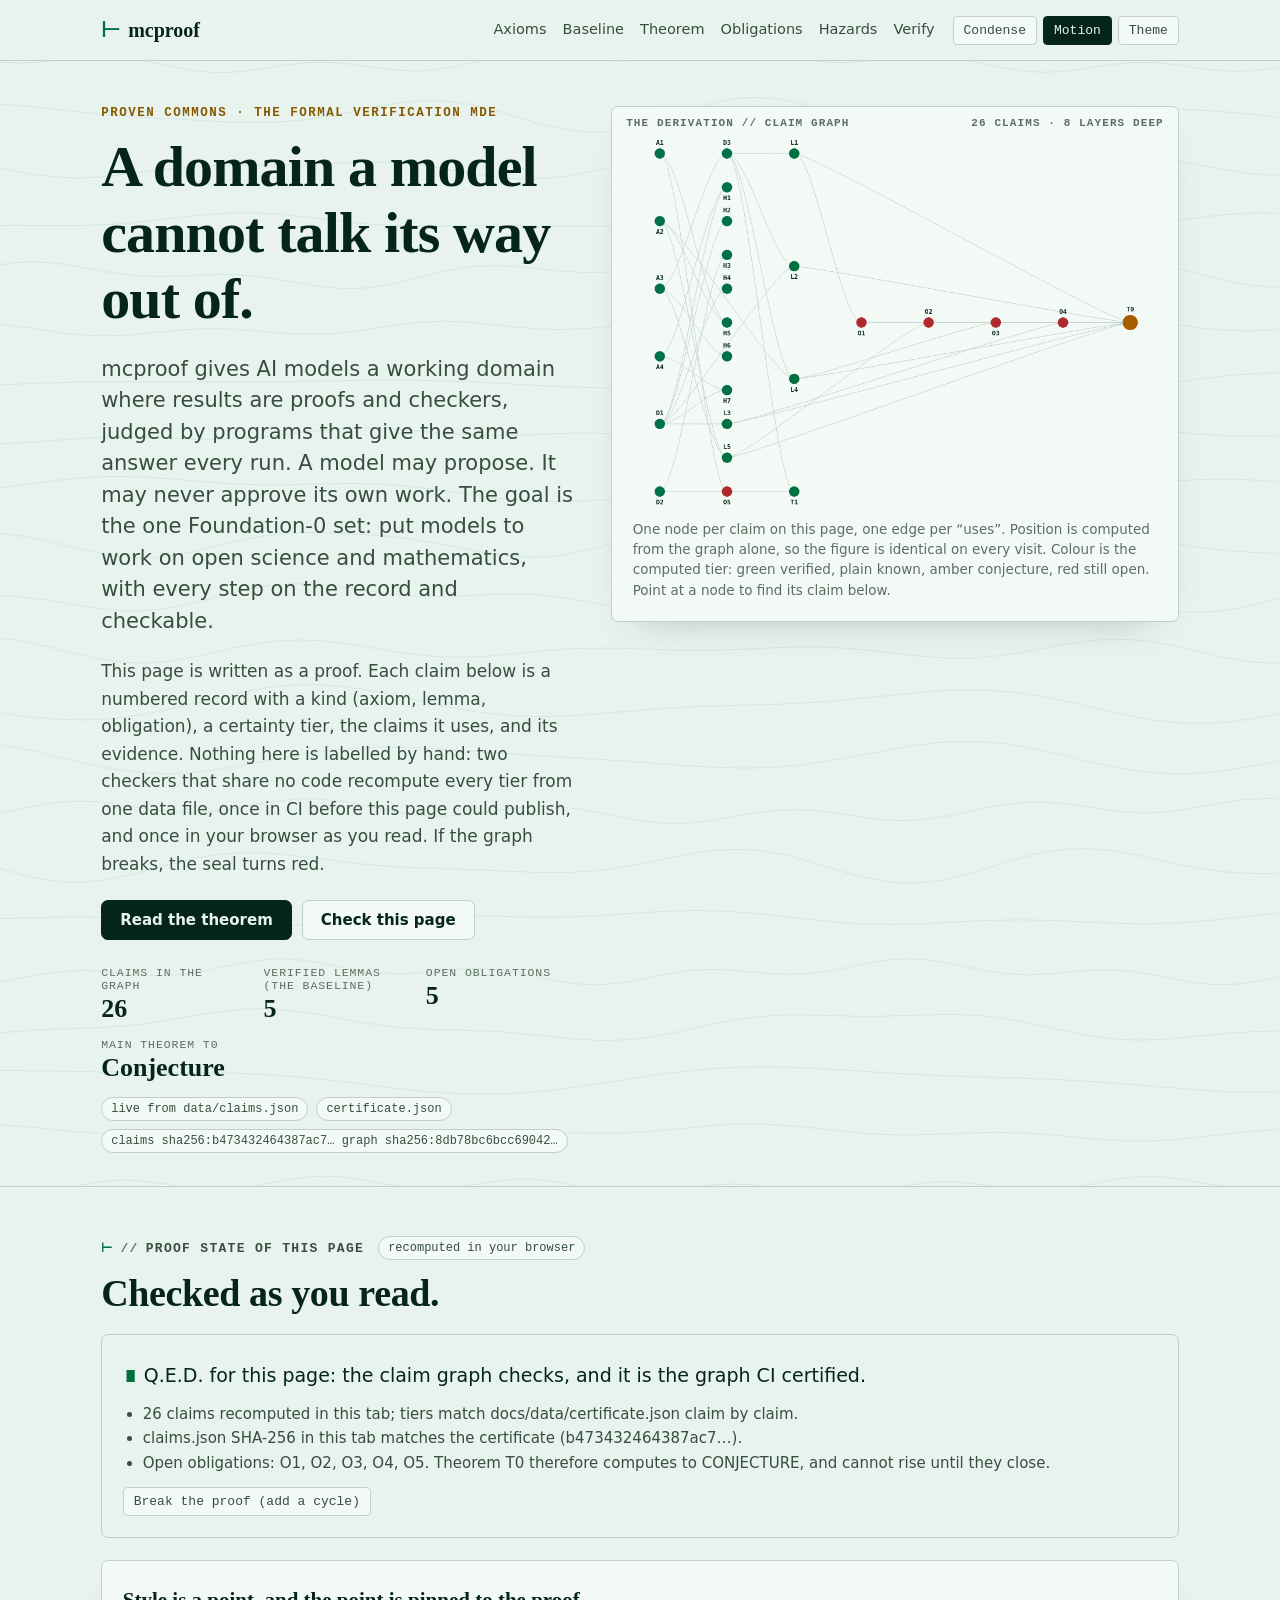
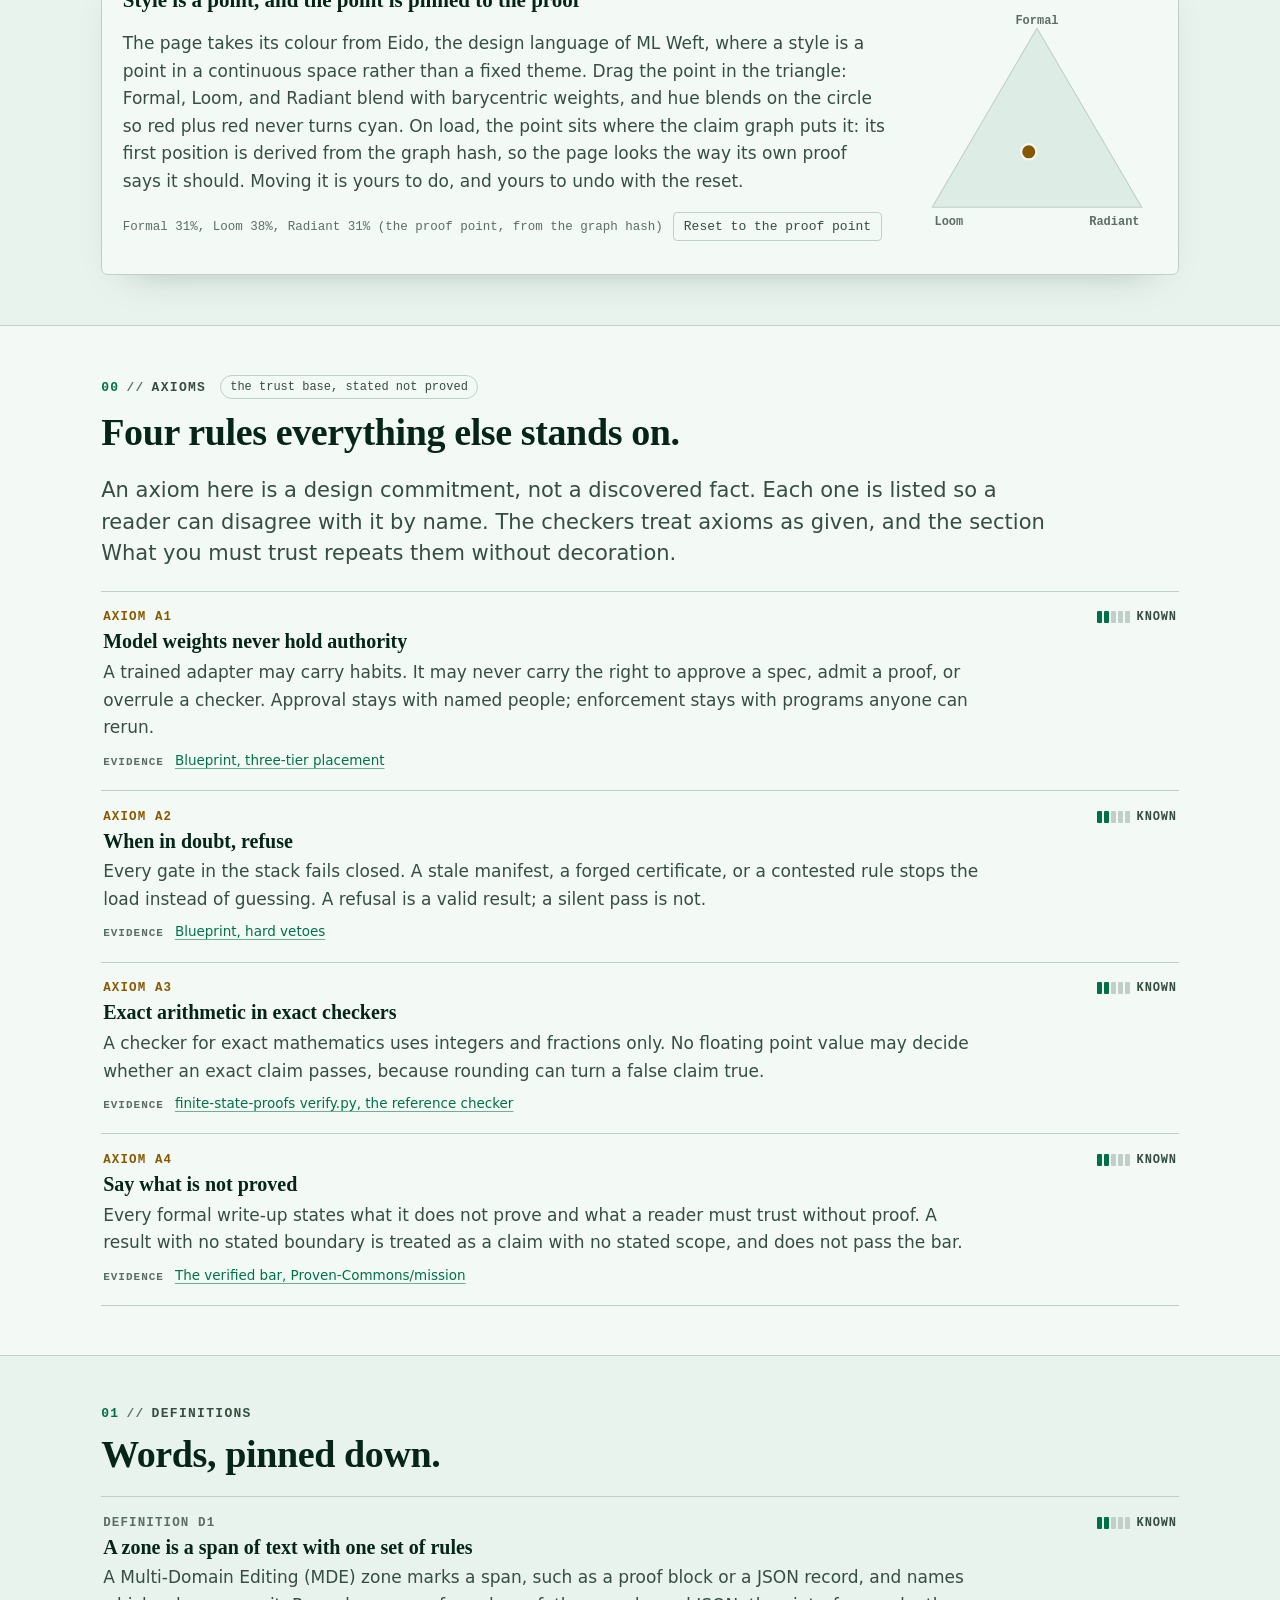
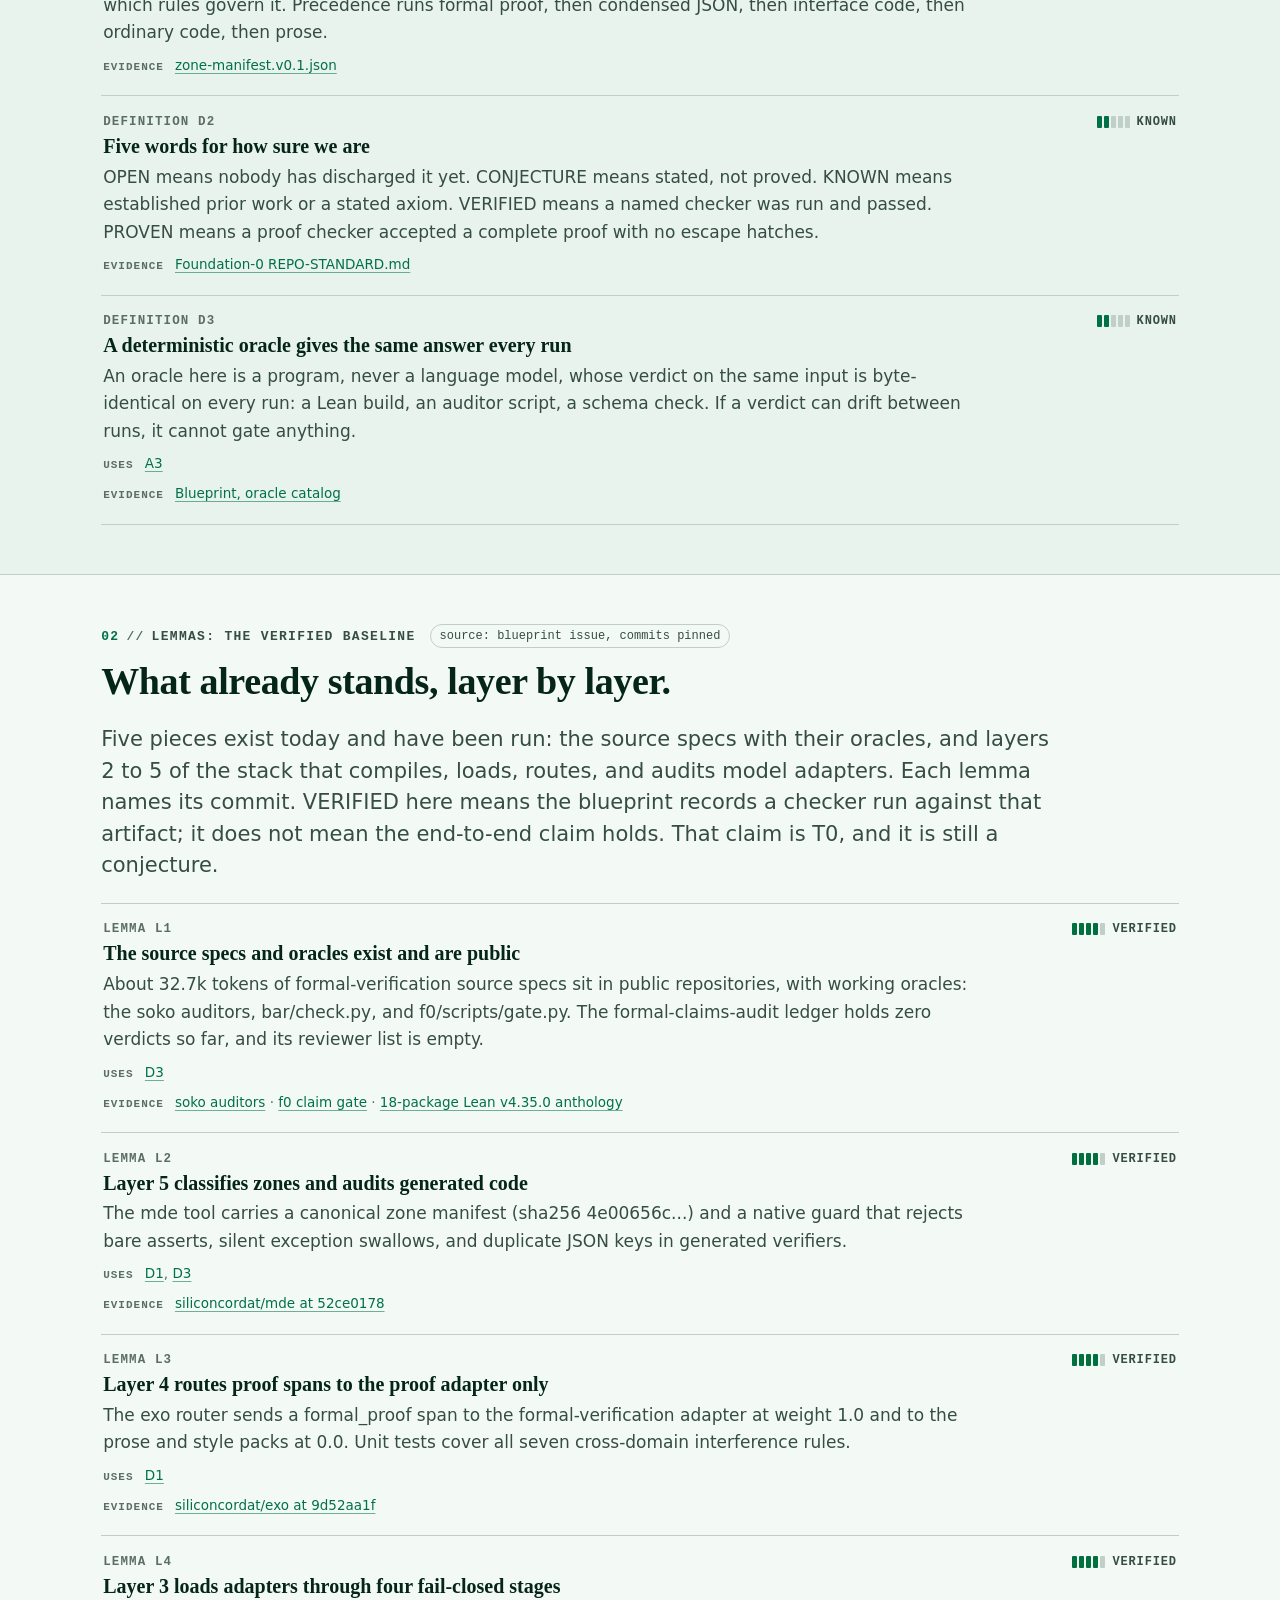
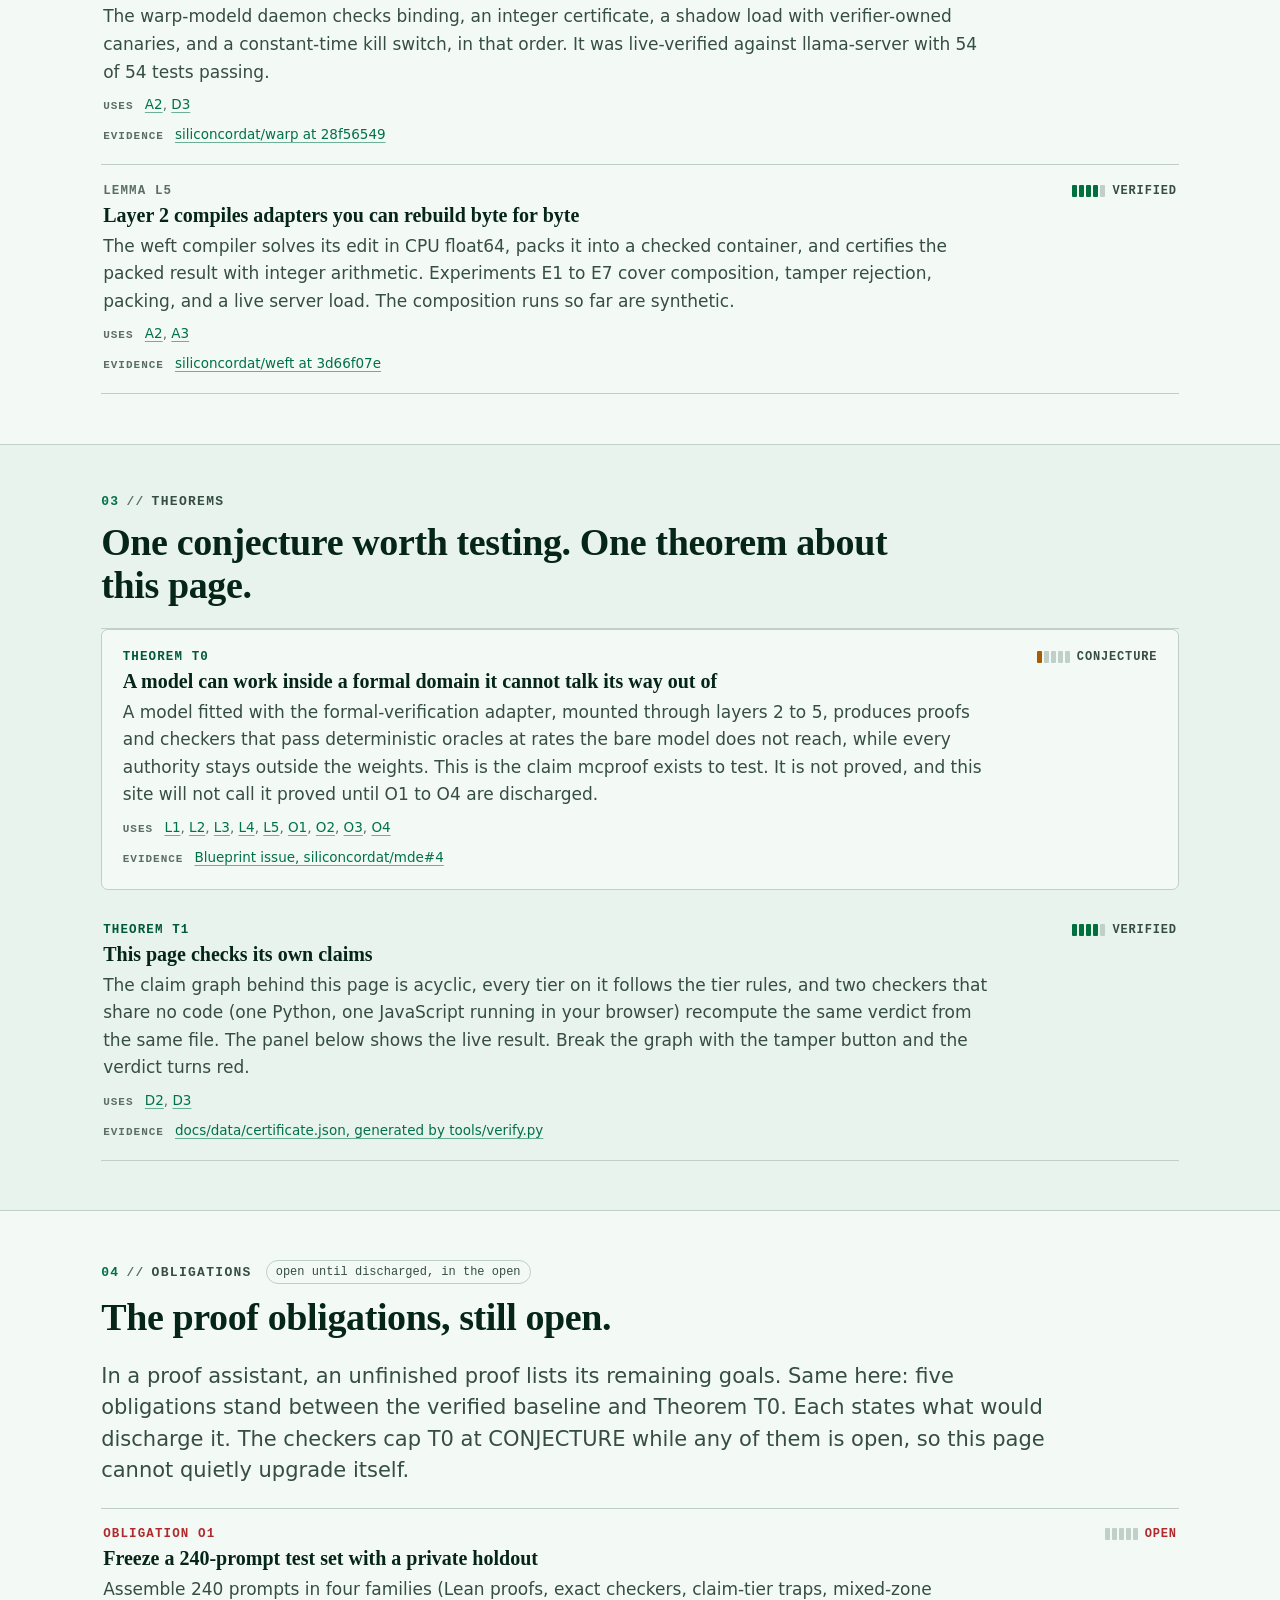
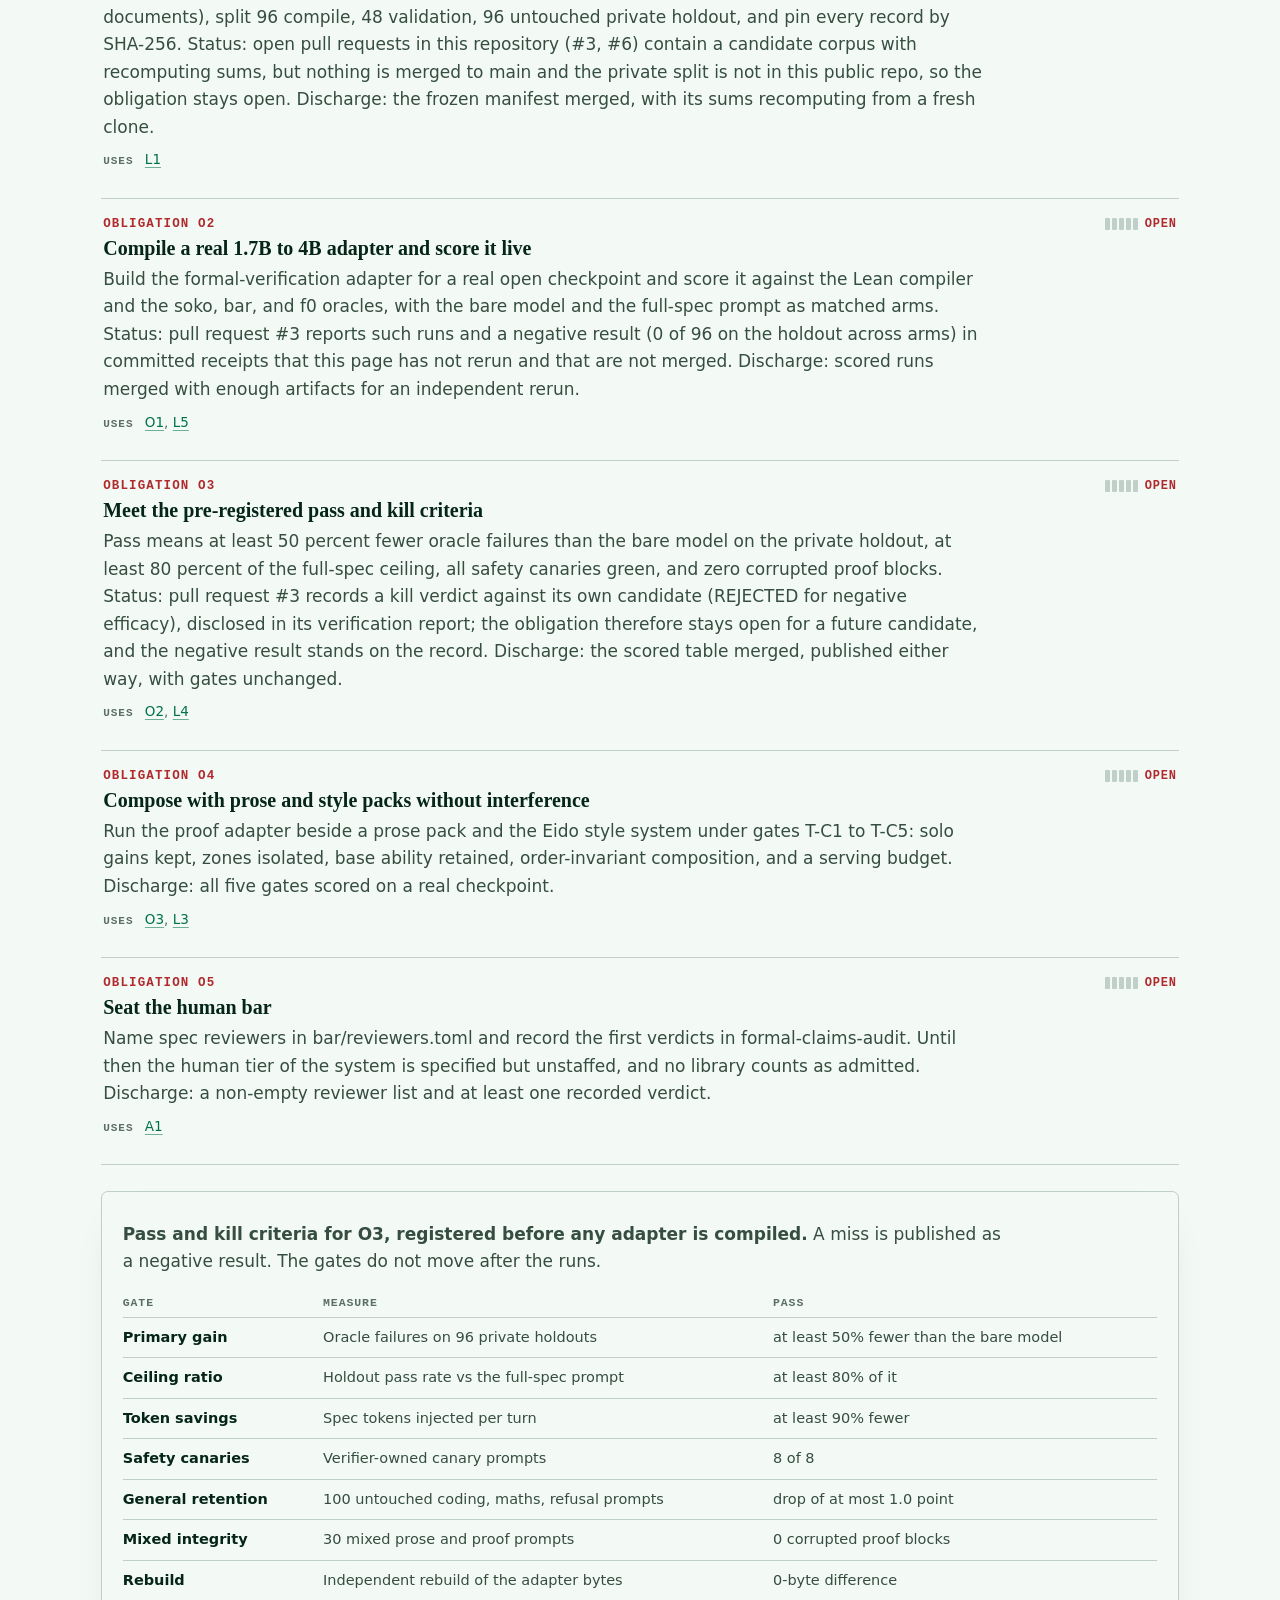
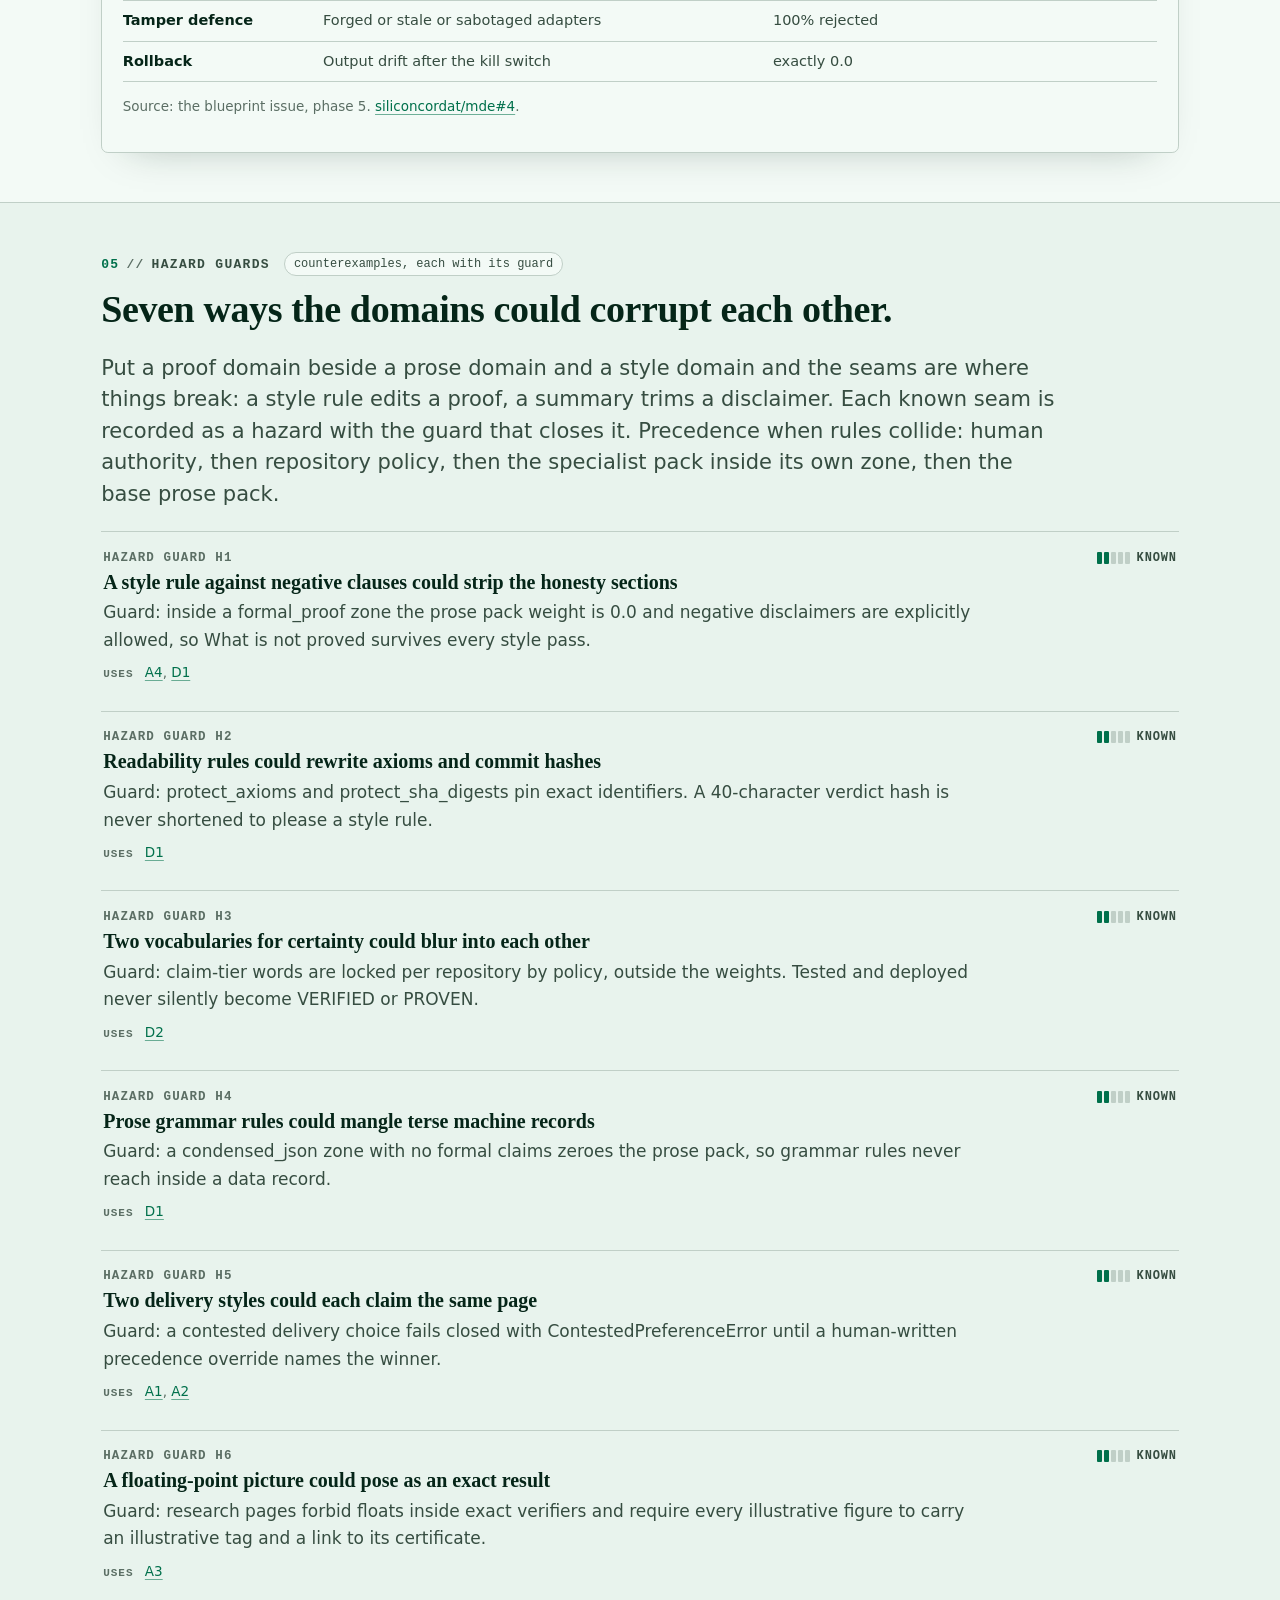
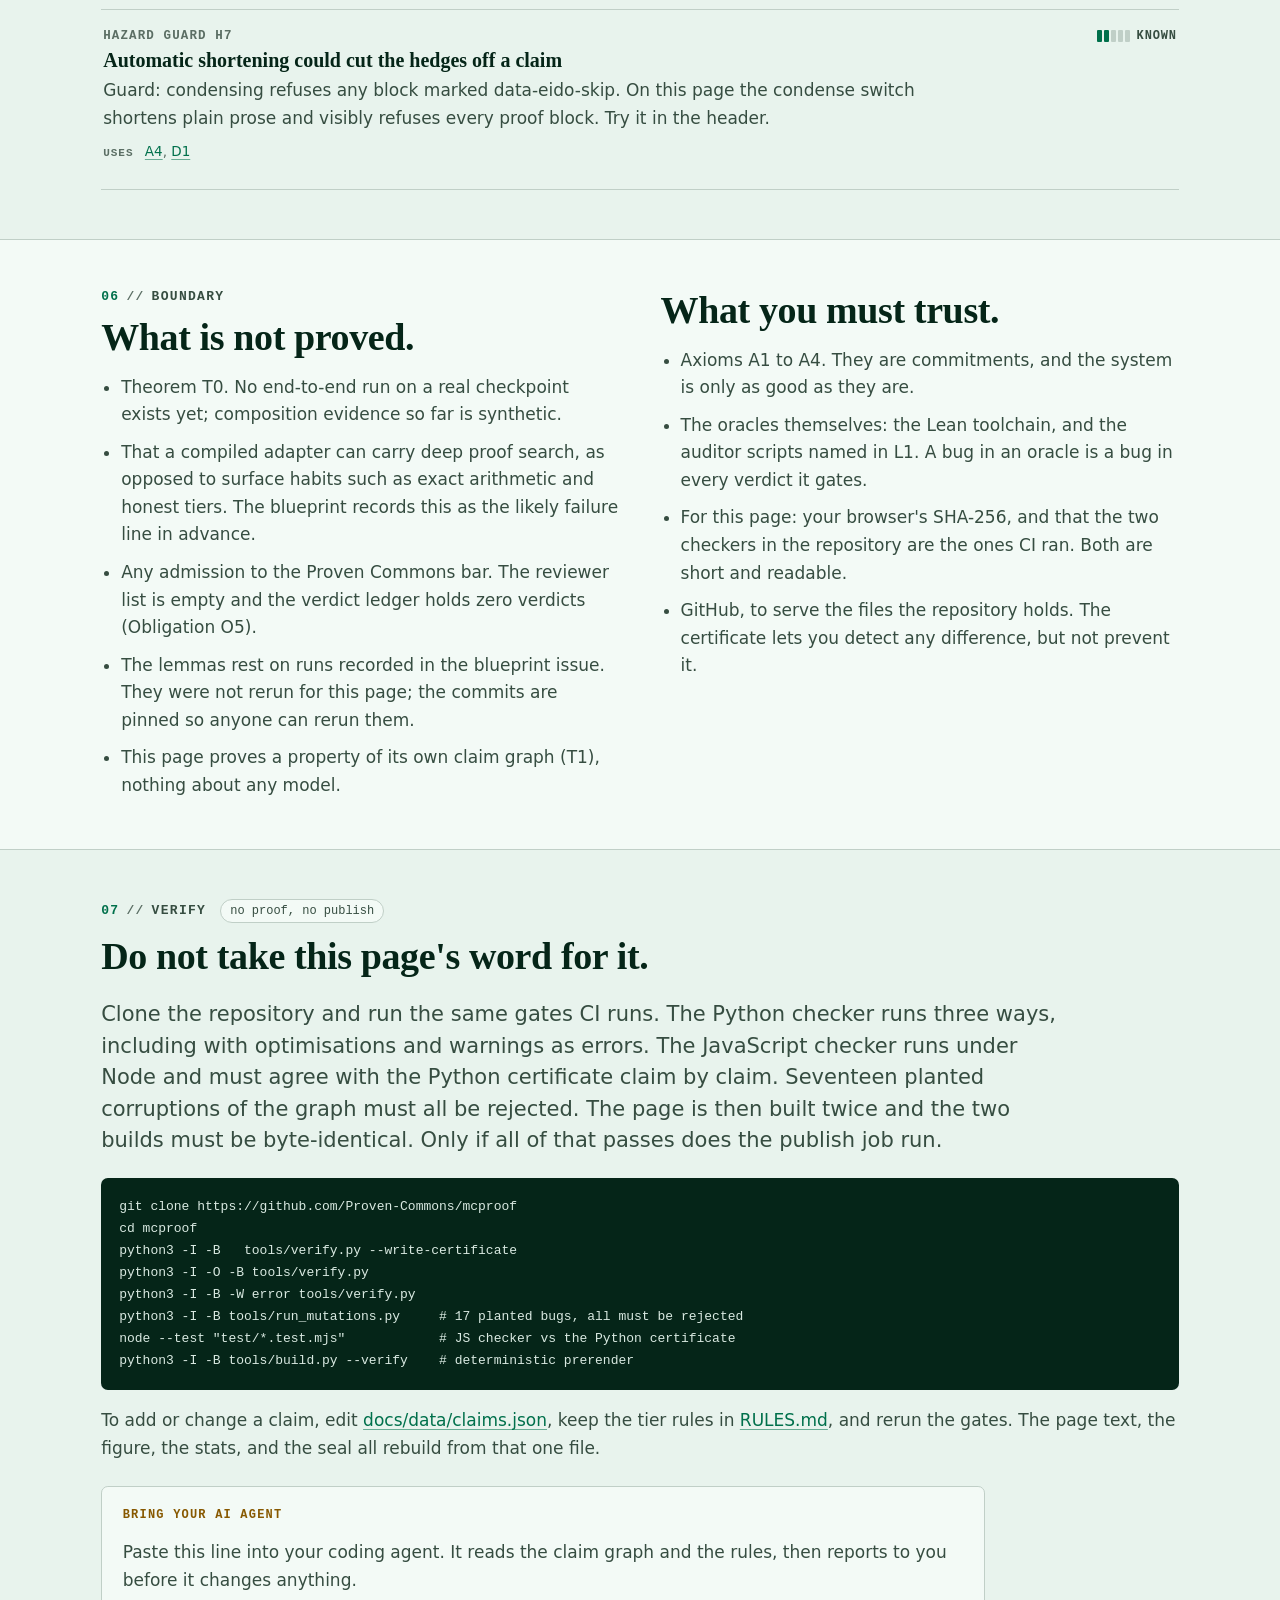
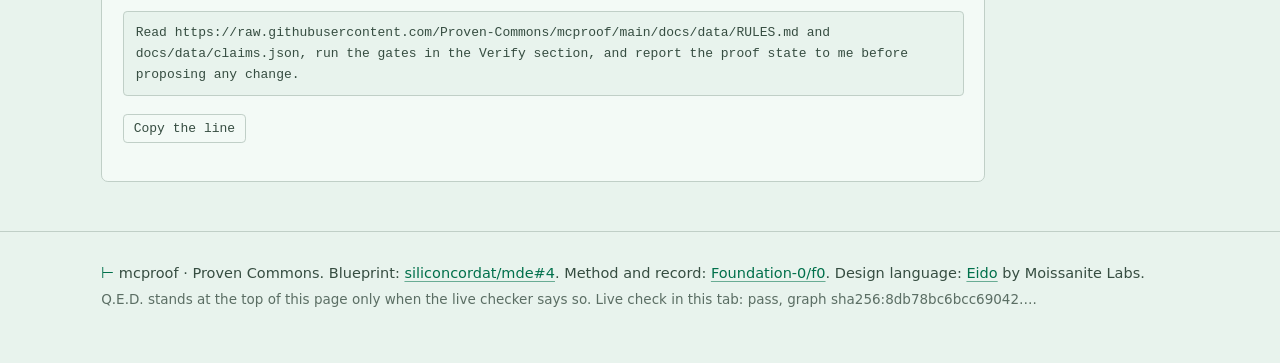
<file: docs/index.html>
<!doctype html>
<html lang="en">
<head>
<meta charset="utf-8">
<meta name="viewport" content="width=device-width,initial-scale=1">
<title>mcproof · a formal domain models cannot talk their way out of</title>
<meta name="description" content="mcproof is the formal verification MDE: a domain where models produce proofs and checkers that deterministic oracles accept or reject. This site is written as a proof. Every claim is typed, tiered, and recomputed by two checkers that share no code.">
<meta property="og:type" content="website">
<meta property="og:title" content="mcproof">
<meta property="og:description" content="A formal verification domain for models. The site itself is a checkable claim graph: read it as a proof, recompute it in your browser.">
<meta property="og:url" content="https://proven-commons.github.io/mcproof/">
<meta property="og:site_name" content="mcproof">
<meta property="og:image" content="https://proven-commons.github.io/mcproof/assets/og.png">
<meta property="og:image:width" content="1200">
<meta property="og:image:height" content="630">
<meta property="og:image:type" content="image/png">
<meta property="og:image:alt" content="mcproof wordmark with a turnstile symbol, the line &quot;A formal verification domain for models.&quot; and a green Q.E.D. square, on a pale green card over the site's claim graph: green axiom and lemma nodes on the left, red open obligations and an amber theorem node on the right.">
<meta name="twitter:card" content="summary_large_image">
<meta name="twitter:title" content="mcproof">
<meta name="twitter:description" content="A formal verification domain for models. The site itself is a checkable claim graph: read it as a proof, recompute it in your browser.">
<meta name="twitter:image" content="https://proven-commons.github.io/mcproof/assets/og.png">
<meta name="twitter:image:alt" content="mcproof wordmark with a turnstile symbol, the line &quot;A formal verification domain for models.&quot; and a green Q.E.D. square, on a pale green card over the site's claim graph: green axiom and lemma nodes on the left, red open obligations and an amber theorem node on the right.">
<link rel="canonical" href="https://proven-commons.github.io/mcproof/">
<meta name="theme-color" content="#0a0f14" media="(prefers-color-scheme: dark)">
<meta name="theme-color" content="#f4f1e8" media="(prefers-color-scheme: light)">
<link rel="icon" type="image/svg+xml" href="assets/favicon.svg">
<link rel="stylesheet" href="assets/site.css">
<script>
/* theme + motion bootstrap, before paint: ?theme=dark|light, ?motion=on|off */
(function(){var d=document.documentElement;d.classList.add('js');try{var q=new URLSearchParams(location.search),t=q.get('theme')||localStorage.getItem('mcproof-theme'),m=q.get('motion')||localStorage.getItem('mcproof-motion');if(t==='dark'||t==='light')d.setAttribute('data-theme',t);if(m==='on'||m==='off')d.setAttribute('data-motion-pref',m);}catch(e){}var r=window.matchMedia&&matchMedia('(prefers-reduced-motion: reduce)').matches,p=d.getAttribute('data-motion-pref');d.setAttribute('data-motion',p?p:(r?'off':'on'));})();
</script>
<script type="module" src="assets/site.js"></script>
</head>
<body data-page="home">
<a class="skip" href="#main">Skip to content</a>

<header class="site-head">
  <div class="wrap">
    <a class="brand" href="./" aria-label="mcproof home"><span class="turnstile" aria-hidden="true">&#8866;</span>mcproof</a>
    <nav class="nav" aria-label="Main">
      <a href="#axioms">Axioms</a><a href="#baseline">Baseline</a><a href="#theorem">Theorem</a><a href="#obligations">Obligations</a><a href="#hazards">Hazards</a><a href="#verify">Verify</a>
    </nav>
    <div class="tools">
      <button class="tbtn" type="button" data-condense-toggle aria-pressed="false">Condense</button>
      <button class="tbtn" type="button" data-motion-toggle aria-pressed="true">Motion</button>
      <button class="tbtn" type="button" data-theme-toggle>Theme</button>
    </div>
  </div>
</header>

<main id="main">

  <section class="hero" aria-labelledby="hero-title">
    <canvas id="weave" aria-hidden="true"></canvas>
    <div class="wrap hero-grid">
      <div class="hero-text">
        <p class="kicker">Proven Commons &middot; the formal verification MDE</p>
        <h1 id="hero-title">A domain a model cannot talk its way out of.</h1>
        <p class="lede" data-condense="lede">mcproof gives AI models a working domain where results are proofs and checkers, judged by programs that give the same answer every run. A model may propose. It may never approve its own work. The goal is the one Foundation-0 set: put models to work on open science and mathematics, with every step on the record and checkable.</p>
        <p data-condense="howto">This page is written as a proof. Each claim below is a numbered record with a kind (axiom, lemma, obligation), a certainty tier, the claims it uses, and its evidence. Nothing here is labelled by hand: two checkers that share no code recompute every tier from one data file, once in CI before this page could publish, and once in your browser as you read. If the graph breaks, the seal turns red.</p>
        <div class="cta">
          <a class="btn primary" href="#theorem">Read the theorem</a>
          <a class="btn" href="#verify">Check this page</a>
        </div>
        <dl class="stats" aria-label="The claim graph in numbers"><!--prerender:stats--><div class="stat"><dt>claims in the graph</dt><dd>26</dd></div><div class="stat"><dt>verified lemmas (the baseline)</dt><dd>5</dd></div><div class="stat"><dt>open obligations</dt><dd>5</dd></div><div class="stat"><dt>main theorem T0</dt><dd>Conjecture</dd></div><!--/prerender:stats--></dl>
        <div class="prov">
          <a class="chip" href="data/claims.json">live from data/claims.json</a>
          <a class="chip" href="data/certificate.json">certificate.json</a>
          <span class="chip" data-seal><!--prerender:seal--><span class="seal-hash">claims sha256:b473432464387ac7…</span> <span class="seal-hash">graph sha256:8db78bc6bcc69042…</span><!--/prerender:seal--></span>
        </div>
      </div>

      <figure class="dag frame" aria-labelledby="dag-title">
        <span class="corner tl" id="dag-title">The Derivation // claim graph</span>
        <span class="corner tr" data-dag-readout>drawn from claims.json</span>
        <canvas id="dag-canvas" role="img" aria-label="The claim graph: axioms and definitions at the left, verified lemmas in the middle, open obligations and the main theorem at the right. The same claims follow as a list."></canvas>
        <figcaption>One node per claim on this page, one edge per &ldquo;uses&rdquo;. Position is computed from the graph alone, so the figure is identical on every visit. Colour is the computed tier: green verified, plain known, amber conjecture, red still open. Point at a node to find its claim below.</figcaption>
        <noscript><p class="noscript-note">JavaScript is off, so the figure is not drawn. Every claim is printed in full below, and <a href="data/claims.json">data/claims.json</a> holds the graph.</p></noscript>
      </figure>
    </div>
  </section>

  <section class="sec" id="status" aria-labelledby="status-h">
    <div class="wrap">
      <div class="sec-head"><p class="sec-label"><b>&#8866;</b><i>//</i>Proof state of this page</p><span class="chip">recomputed in your browser</span></div>
      <h2 id="status-h">Checked as you read.</h2>
      <div class="verdict" data-verdict role="status">
        <p class="verdict-line"><span class="qed" data-qed>&#8718;</span> <span data-verdict-text>Reading data/claims.json and recomputing every tier&hellip;</span></p>
        <ul class="verdict-facts" data-verdict-facts></ul>
        <p class="verdict-actions">
          <button class="tbtn" type="button" data-tamper>Break the proof (add a cycle)</button>
          <button class="tbtn" type="button" data-restore hidden>Restore claims.json</button>
        </p>
        <p class="fine" data-tamper-note hidden>The break happens in memory only, in this tab. The file on the server is untouched. Reload restores it too. This is Hazard-grade tampering, and both checkers reject it: the same corruption is one of the seventeen planted bugs CI runs before publishing.</p>
      </div>
      <div class="mixer frame">
        <div class="mixer-text">
          <h3>Style is a point, and the point is pinned to the proof</h3>
          <p data-condense="mixer">The page takes its colour from Eido, the design language of ML Weft, where a style is a point in a continuous space rather than a fixed theme. Drag the point in the triangle: Formal, Loom, and Radiant blend with barycentric weights, and hue blends on the circle so red plus red never turns cyan. On load, the point sits where the claim graph puts it: its first position is derived from the graph hash, so the page looks the way its own proof says it should. Moving it is yours to do, and yours to undo with the reset.</p>
          <p class="mixer-out"><output data-mixer-out for="simplex">weights derive from the graph hash on load</output>
          <button class="tbtn" type="button" data-mixer-reset>Reset to the proof point</button></p>
        </div>
        <svg id="simplex" viewBox="0 0 220 200" role="slider" tabindex="0" aria-label="Style point, Formal weight. Arrow keys move it between Formal, Loom and Radiant." aria-valuemin="0" aria-valuemax="100" aria-valuenow="33" aria-valuetext="">
          <polygon points="110,14 14,178 206,178" class="tri"></polygon>
          <text x="110" y="10" text-anchor="middle">Formal</text>
          <text x="16" y="194">Loom</text>
          <text x="204" y="194" text-anchor="end">Radiant</text>
          <circle data-simplex-dot r="7" cx="110" cy="123"></circle>
        </svg>
      </div>
    </div>
  </section>

  <section class="sec alt" id="axioms" aria-labelledby="axioms-h">
    <div class="wrap">
      <div class="sec-head"><p class="sec-label"><b>00</b><i>//</i>Axioms</p><span class="chip">the trust base, stated not proved</span></div>
      <h2 id="axioms-h">Four rules everything else stands on.</h2>
      <p class="lede" data-condense="axioms">An axiom here is a design commitment, not a discovered fact. Each one is listed so a reader can disagree with it by name. The checkers treat axioms as given, and the section What you must trust repeats them without decoration.</p>
      <div class="claims"><!--prerender:claims-axioms-->
<article class="claim" id="claim-A1" data-claim="A1" data-kind="axiom" data-tier="KNOWN" data-eido-skip>
<header><span class="cid">Axiom A1</span><span class="tier"><span class="ladder" data-r="2" aria-hidden="true"><i></i><i></i><i></i><i></i><i></i></span>Known</span></header>
<h3>Model weights never hold authority</h3>
<p>A trained adapter may carry habits. It may never carry the right to approve a spec, admit a proof, or overrule a checker. Approval stays with named people; enforcement stays with programs anyone can rerun.</p>
<div class="evid"><span>Evidence</span><ul><li><a href="https://github.com/siliconcordat/mde/issues/4">Blueprint, three-tier placement</a></li></ul></div></article>
<article class="claim" id="claim-A2" data-claim="A2" data-kind="axiom" data-tier="KNOWN" data-eido-skip>
<header><span class="cid">Axiom A2</span><span class="tier"><span class="ladder" data-r="2" aria-hidden="true"><i></i><i></i><i></i><i></i><i></i></span>Known</span></header>
<h3>When in doubt, refuse</h3>
<p>Every gate in the stack fails closed. A stale manifest, a forged certificate, or a contested rule stops the load instead of guessing. A refusal is a valid result; a silent pass is not.</p>
<div class="evid"><span>Evidence</span><ul><li><a href="https://github.com/siliconcordat/mde/issues/4">Blueprint, hard vetoes</a></li></ul></div></article>
<article class="claim" id="claim-A3" data-claim="A3" data-kind="axiom" data-tier="KNOWN" data-eido-skip>
<header><span class="cid">Axiom A3</span><span class="tier"><span class="ladder" data-r="2" aria-hidden="true"><i></i><i></i><i></i><i></i><i></i></span>Known</span></header>
<h3>Exact arithmetic in exact checkers</h3>
<p>A checker for exact mathematics uses integers and fractions only. No floating point value may decide whether an exact claim passes, because rounding can turn a false claim true.</p>
<div class="evid"><span>Evidence</span><ul><li><a href="https://github.com/Foundation-0/finite-state-proofs/blob/main/verify.py">finite-state-proofs verify.py, the reference checker</a></li></ul></div></article>
<article class="claim" id="claim-A4" data-claim="A4" data-kind="axiom" data-tier="KNOWN" data-eido-skip>
<header><span class="cid">Axiom A4</span><span class="tier"><span class="ladder" data-r="2" aria-hidden="true"><i></i><i></i><i></i><i></i><i></i></span>Known</span></header>
<h3>Say what is not proved</h3>
<p>Every formal write-up states what it does not prove and what a reader must trust without proof. A result with no stated boundary is treated as a claim with no stated scope, and does not pass the bar.</p>
<div class="evid"><span>Evidence</span><ul><li><a href="https://github.com/Proven-Commons/mission/blob/main/playbook/verified-bar.md">The verified bar, Proven-Commons/mission</a></li></ul></div></article>
<!--/prerender:claims-axioms--></div>
    </div>
  </section>

  <section class="sec" id="definitions" aria-labelledby="defs-h">
    <div class="wrap">
      <div class="sec-head"><p class="sec-label"><b>01</b><i>//</i>Definitions</p></div>
      <h2 id="defs-h">Words, pinned down.</h2>
      <div class="claims"><!--prerender:claims-definitions-->
<article class="claim" id="claim-D1" data-claim="D1" data-kind="definition" data-tier="KNOWN" data-eido-skip>
<header><span class="cid">Definition D1</span><span class="tier"><span class="ladder" data-r="2" aria-hidden="true"><i></i><i></i><i></i><i></i><i></i></span>Known</span></header>
<h3>A zone is a span of text with one set of rules</h3>
<p>A Multi-Domain Editing (MDE) zone marks a span, such as a proof block or a JSON record, and names which rules govern it. Precedence runs formal proof, then condensed JSON, then interface code, then ordinary code, then prose.</p>
<div class="evid"><span>Evidence</span><ul><li><a href="https://github.com/siliconcordat/mde/blob/main/schemas/zone-manifest.v0.1.json">zone-manifest.v0.1.json</a></li></ul></div></article>
<article class="claim" id="claim-D2" data-claim="D2" data-kind="definition" data-tier="KNOWN" data-eido-skip>
<header><span class="cid">Definition D2</span><span class="tier"><span class="ladder" data-r="2" aria-hidden="true"><i></i><i></i><i></i><i></i><i></i></span>Known</span></header>
<h3>Five words for how sure we are</h3>
<p>OPEN means nobody has discharged it yet. CONJECTURE means stated, not proved. KNOWN means established prior work or a stated axiom. VERIFIED means a named checker was run and passed. PROVEN means a proof checker accepted a complete proof with no escape hatches.</p>
<div class="evid"><span>Evidence</span><ul><li><a href="https://github.com/Foundation-0/.github/blob/main/REPO-STANDARD.md">Foundation-0 REPO-STANDARD.md</a></li></ul></div></article>
<article class="claim" id="claim-D3" data-claim="D3" data-kind="definition" data-tier="KNOWN" data-eido-skip>
<header><span class="cid">Definition D3</span><span class="tier"><span class="ladder" data-r="2" aria-hidden="true"><i></i><i></i><i></i><i></i><i></i></span>Known</span></header>
<h3>A deterministic oracle gives the same answer every run</h3>
<p>An oracle here is a program, never a language model, whose verdict on the same input is byte-identical on every run: a Lean build, an auditor script, a schema check. If a verdict can drift between runs, it cannot gate anything.</p>
<p class="deps"><span>Uses</span> <a href="#claim-A3">A3</a></p><div class="evid"><span>Evidence</span><ul><li><a href="https://github.com/siliconcordat/mde/issues/4">Blueprint, oracle catalog</a></li></ul></div></article>
<!--/prerender:claims-definitions--></div>
    </div>
  </section>

  <section class="sec alt" id="baseline" aria-labelledby="base-h">
    <div class="wrap">
      <div class="sec-head"><p class="sec-label"><b>02</b><i>//</i>Lemmas: the verified baseline</p><span class="chip">source: blueprint issue, commits pinned</span></div>
      <h2 id="base-h">What already stands, layer by layer.</h2>
      <p class="lede" data-condense="baseline">Five pieces exist today and have been run: the source specs with their oracles, and layers 2 to 5 of the stack that compiles, loads, routes, and audits model adapters. Each lemma names its commit. VERIFIED here means the blueprint records a checker run against that artifact; it does not mean the end-to-end claim holds. That claim is T0, and it is still a conjecture.</p>
      <div class="claims"><!--prerender:claims-baseline-->
<article class="claim" id="claim-L1" data-claim="L1" data-kind="lemma" data-tier="VERIFIED" data-eido-skip>
<header><span class="cid">Lemma L1</span><span class="tier"><span class="ladder" data-r="4" aria-hidden="true"><i></i><i></i><i></i><i></i><i></i></span>Verified</span></header>
<h3>The source specs and oracles exist and are public</h3>
<p>About 32.7k tokens of formal-verification source specs sit in public repositories, with working oracles: the soko auditors, bar/check.py, and f0/scripts/gate.py. The formal-claims-audit ledger holds zero verdicts so far, and its reviewer list is empty.</p>
<p class="deps"><span>Uses</span> <a href="#claim-D3">D3</a></p><div class="evid"><span>Evidence</span><ul><li><a href="https://github.com/ahrazzle/soko">soko auditors</a></li><li><a href="https://github.com/Foundation-0/f0/blob/main/scripts/gate.py">f0 claim gate</a></li><li><a href="https://github.com/Foundation-0/proven-commons">18-package Lean v4.35.0 anthology</a></li></ul></div></article>
<article class="claim" id="claim-L2" data-claim="L2" data-kind="lemma" data-tier="VERIFIED" data-eido-skip>
<header><span class="cid">Lemma L2</span><span class="tier"><span class="ladder" data-r="4" aria-hidden="true"><i></i><i></i><i></i><i></i><i></i></span>Verified</span></header>
<h3>Layer 5 classifies zones and audits generated code</h3>
<p>The mde tool carries a canonical zone manifest (sha256 4e00656c...) and a native guard that rejects bare asserts, silent exception swallows, and duplicate JSON keys in generated verifiers.</p>
<p class="deps"><span>Uses</span> <a href="#claim-D1">D1</a>, <a href="#claim-D3">D3</a></p><div class="evid"><span>Evidence</span><ul><li><a href="https://github.com/siliconcordat/mde/commit/52ce0178854a67490eb718544961ba6cff710f22">siliconcordat/mde at 52ce0178</a></li></ul></div></article>
<article class="claim" id="claim-L3" data-claim="L3" data-kind="lemma" data-tier="VERIFIED" data-eido-skip>
<header><span class="cid">Lemma L3</span><span class="tier"><span class="ladder" data-r="4" aria-hidden="true"><i></i><i></i><i></i><i></i><i></i></span>Verified</span></header>
<h3>Layer 4 routes proof spans to the proof adapter only</h3>
<p>The exo router sends a formal_proof span to the formal-verification adapter at weight 1.0 and to the prose and style packs at 0.0. Unit tests cover all seven cross-domain interference rules.</p>
<p class="deps"><span>Uses</span> <a href="#claim-D1">D1</a></p><div class="evid"><span>Evidence</span><ul><li><a href="https://github.com/siliconcordat/exo/commit/9d52aa1f28272753ddf83dbe02864d05989b74d2">siliconcordat/exo at 9d52aa1f</a></li></ul></div></article>
<article class="claim" id="claim-L4" data-claim="L4" data-kind="lemma" data-tier="VERIFIED" data-eido-skip>
<header><span class="cid">Lemma L4</span><span class="tier"><span class="ladder" data-r="4" aria-hidden="true"><i></i><i></i><i></i><i></i><i></i></span>Verified</span></header>
<h3>Layer 3 loads adapters through four fail-closed stages</h3>
<p>The warp-modeld daemon checks binding, an integer certificate, a shadow load with verifier-owned canaries, and a constant-time kill switch, in that order. It was live-verified against llama-server with 54 of 54 tests passing.</p>
<p class="deps"><span>Uses</span> <a href="#claim-A2">A2</a>, <a href="#claim-D3">D3</a></p><div class="evid"><span>Evidence</span><ul><li><a href="https://github.com/siliconcordat/warp/commit/28f56549a8bb59b723281afa31831df0824e7dec">siliconcordat/warp at 28f56549</a></li></ul></div></article>
<article class="claim" id="claim-L5" data-claim="L5" data-kind="lemma" data-tier="VERIFIED" data-eido-skip>
<header><span class="cid">Lemma L5</span><span class="tier"><span class="ladder" data-r="4" aria-hidden="true"><i></i><i></i><i></i><i></i><i></i></span>Verified</span></header>
<h3>Layer 2 compiles adapters you can rebuild byte for byte</h3>
<p>The weft compiler solves its edit in CPU float64, packs it into a checked container, and certifies the packed result with integer arithmetic. Experiments E1 to E7 cover composition, tamper rejection, packing, and a live server load. The composition runs so far are synthetic.</p>
<p class="deps"><span>Uses</span> <a href="#claim-A2">A2</a>, <a href="#claim-A3">A3</a></p><div class="evid"><span>Evidence</span><ul><li><a href="https://github.com/siliconcordat/weft/commit/3d66f07e5ee67863a7e6c1029e7473c9c8c11b08">siliconcordat/weft at 3d66f07e</a></li></ul></div></article>
<!--/prerender:claims-baseline--></div>
    </div>
  </section>

  <section class="sec theorem-sec" id="theorem" aria-labelledby="thm-h">
    <div class="wrap">
      <div class="sec-head"><p class="sec-label"><b>03</b><i>//</i>Theorems</p></div>
      <h2 id="thm-h">One conjecture worth testing. One theorem about this page.</h2>
      <div class="claims"><!--prerender:claims-theorem-->
<article class="claim" id="claim-T0" data-claim="T0" data-kind="theorem" data-tier="CONJECTURE" data-eido-skip>
<header><span class="cid">Theorem T0</span><span class="tier"><span class="ladder" data-r="1" aria-hidden="true"><i></i><i></i><i></i><i></i><i></i></span>Conjecture</span></header>
<h3>A model can work inside a formal domain it cannot talk its way out of</h3>
<p>A model fitted with the formal-verification adapter, mounted through layers 2 to 5, produces proofs and checkers that pass deterministic oracles at rates the bare model does not reach, while every authority stays outside the weights. This is the claim mcproof exists to test. It is not proved, and this site will not call it proved until O1 to O4 are discharged.</p>
<p class="deps"><span>Uses</span> <a href="#claim-L1">L1</a>, <a href="#claim-L2">L2</a>, <a href="#claim-L3">L3</a>, <a href="#claim-L4">L4</a>, <a href="#claim-L5">L5</a>, <a href="#claim-O1">O1</a>, <a href="#claim-O2">O2</a>, <a href="#claim-O3">O3</a>, <a href="#claim-O4">O4</a></p><div class="evid"><span>Evidence</span><ul><li><a href="https://github.com/siliconcordat/mde/issues/4">Blueprint issue, siliconcordat/mde#4</a></li></ul></div></article>
<article class="claim" id="claim-T1" data-claim="T1" data-kind="theorem" data-tier="VERIFIED" data-eido-skip>
<header><span class="cid">Theorem T1</span><span class="tier"><span class="ladder" data-r="4" aria-hidden="true"><i></i><i></i><i></i><i></i><i></i></span>Verified</span></header>
<h3>This page checks its own claims</h3>
<p>The claim graph behind this page is acyclic, every tier on it follows the tier rules, and two checkers that share no code (one Python, one JavaScript running in your browser) recompute the same verdict from the same file. The panel below shows the live result. Break the graph with the tamper button and the verdict turns red.</p>
<p class="deps"><span>Uses</span> <a href="#claim-D2">D2</a>, <a href="#claim-D3">D3</a></p><div class="evid"><span>Evidence</span><ul><li><a href="data/certificate.json">docs/data/certificate.json, generated by tools/verify.py</a></li></ul></div></article>
<!--/prerender:claims-theorem--></div>
    </div>
  </section>
  <section class="sec alt" id="obligations" aria-labelledby="obl-h">
    <div class="wrap">
      <div class="sec-head"><p class="sec-label"><b>04</b><i>//</i>Obligations</p><span class="chip">open until discharged, in the open</span></div>
      <h2 id="obl-h">The proof obligations, still open.</h2>
      <p class="lede" data-condense="obligations">In a proof assistant, an unfinished proof lists its remaining goals. Same here: five obligations stand between the verified baseline and Theorem T0. Each states what would discharge it. The checkers cap T0 at CONJECTURE while any of them is open, so this page cannot quietly upgrade itself.</p>
      <div class="claims"><!--prerender:claims-obligations-->
<article class="claim" id="claim-O1" data-claim="O1" data-kind="obligation" data-tier="OPEN" data-eido-skip>
<header><span class="cid">Obligation O1</span><span class="tier"><span class="ladder" data-r="0" aria-hidden="true"><i></i><i></i><i></i><i></i><i></i></span>Open</span></header>
<h3>Freeze a 240-prompt test set with a private holdout</h3>
<p>Assemble 240 prompts in four families (Lean proofs, exact checkers, claim-tier traps, mixed-zone documents), split 96 compile, 48 validation, 96 untouched private holdout, and pin every record by SHA-256. Status: open pull requests in this repository (#3, #6) contain a candidate corpus with recomputing sums, but nothing is merged to main and the private split is not in this public repo, so the obligation stays open. Discharge: the frozen manifest merged, with its sums recomputing from a fresh clone.</p>
<p class="deps"><span>Uses</span> <a href="#claim-L1">L1</a></p></article>
<article class="claim" id="claim-O2" data-claim="O2" data-kind="obligation" data-tier="OPEN" data-eido-skip>
<header><span class="cid">Obligation O2</span><span class="tier"><span class="ladder" data-r="0" aria-hidden="true"><i></i><i></i><i></i><i></i><i></i></span>Open</span></header>
<h3>Compile a real 1.7B to 4B adapter and score it live</h3>
<p>Build the formal-verification adapter for a real open checkpoint and score it against the Lean compiler and the soko, bar, and f0 oracles, with the bare model and the full-spec prompt as matched arms. Status: pull request #3 reports such runs and a negative result (0 of 96 on the holdout across arms) in committed receipts that this page has not rerun and that are not merged. Discharge: scored runs merged with enough artifacts for an independent rerun.</p>
<p class="deps"><span>Uses</span> <a href="#claim-O1">O1</a>, <a href="#claim-L5">L5</a></p></article>
<article class="claim" id="claim-O3" data-claim="O3" data-kind="obligation" data-tier="OPEN" data-eido-skip>
<header><span class="cid">Obligation O3</span><span class="tier"><span class="ladder" data-r="0" aria-hidden="true"><i></i><i></i><i></i><i></i><i></i></span>Open</span></header>
<h3>Meet the pre-registered pass and kill criteria</h3>
<p>Pass means at least 50 percent fewer oracle failures than the bare model on the private holdout, at least 80 percent of the full-spec ceiling, all safety canaries green, and zero corrupted proof blocks. Status: pull request #3 records a kill verdict against its own candidate (REJECTED for negative efficacy), disclosed in its verification report; the obligation therefore stays open for a future candidate, and the negative result stands on the record. Discharge: the scored table merged, published either way, with gates unchanged.</p>
<p class="deps"><span>Uses</span> <a href="#claim-O2">O2</a>, <a href="#claim-L4">L4</a></p></article>
<article class="claim" id="claim-O4" data-claim="O4" data-kind="obligation" data-tier="OPEN" data-eido-skip>
<header><span class="cid">Obligation O4</span><span class="tier"><span class="ladder" data-r="0" aria-hidden="true"><i></i><i></i><i></i><i></i><i></i></span>Open</span></header>
<h3>Compose with prose and style packs without interference</h3>
<p>Run the proof adapter beside a prose pack and the Eido style system under gates T-C1 to T-C5: solo gains kept, zones isolated, base ability retained, order-invariant composition, and a serving budget. Discharge: all five gates scored on a real checkpoint.</p>
<p class="deps"><span>Uses</span> <a href="#claim-O3">O3</a>, <a href="#claim-L3">L3</a></p></article>
<article class="claim" id="claim-O5" data-claim="O5" data-kind="obligation" data-tier="OPEN" data-eido-skip>
<header><span class="cid">Obligation O5</span><span class="tier"><span class="ladder" data-r="0" aria-hidden="true"><i></i><i></i><i></i><i></i><i></i></span>Open</span></header>
<h3>Seat the human bar</h3>
<p>Name spec reviewers in bar/reviewers.toml and record the first verdicts in formal-claims-audit. Until then the human tier of the system is specified but unstaffed, and no library counts as admitted. Discharge: a non-empty reviewer list and at least one recorded verdict.</p>
<p class="deps"><span>Uses</span> <a href="#claim-A1">A1</a></p></article>
<!--/prerender:claims-obligations--></div>
      <figure class="gates frame">
        <figcaption class="gates-cap"><b>Pass and kill criteria for O3, registered before any adapter is compiled.</b> A miss is published as a negative result. The gates do not move after the runs.</figcaption>
        <div class="table-wrap" tabindex="0" role="region" aria-label="Pass and kill criteria">
        <table>
          <thead><tr><th scope="col">Gate</th><th scope="col">Measure</th><th scope="col">Pass</th></tr></thead>
          <tbody>
            <tr><td>Primary gain</td><td>Oracle failures on 96 private holdouts</td><td>at least 50% fewer than the bare model</td></tr>
            <tr><td>Ceiling ratio</td><td>Holdout pass rate vs the full-spec prompt</td><td>at least 80% of it</td></tr>
            <tr><td>Token savings</td><td>Spec tokens injected per turn</td><td>at least 90% fewer</td></tr>
            <tr><td>Safety canaries</td><td>Verifier-owned canary prompts</td><td>8 of 8</td></tr>
            <tr><td>General retention</td><td>100 untouched coding, maths, refusal prompts</td><td>drop of at most 1.0 point</td></tr>
            <tr><td>Mixed integrity</td><td>30 mixed prose and proof prompts</td><td>0 corrupted proof blocks</td></tr>
            <tr><td>Rebuild</td><td>Independent rebuild of the adapter bytes</td><td>0-byte difference</td></tr>
            <tr><td>Tamper defence</td><td>Forged or stale or sabotaged adapters</td><td>100% rejected</td></tr>
            <tr><td>Rollback</td><td>Output drift after the kill switch</td><td>exactly 0.0</td></tr>
          </tbody>
        </table>
        </div>
        <p class="fine">Source: the blueprint issue, phase 5. <a href="https://github.com/siliconcordat/mde/issues/4">siliconcordat/mde#4</a>.</p>
      </figure>
    </div>
  </section>

  <section class="sec" id="hazards" aria-labelledby="haz-h">
    <div class="wrap">
      <div class="sec-head"><p class="sec-label"><b>05</b><i>//</i>Hazard guards</p><span class="chip">counterexamples, each with its guard</span></div>
      <h2 id="haz-h">Seven ways the domains could corrupt each other.</h2>
      <p class="lede" data-condense="hazards">Put a proof domain beside a prose domain and a style domain and the seams are where things break: a style rule edits a proof, a summary trims a disclaimer. Each known seam is recorded as a hazard with the guard that closes it. Precedence when rules collide: human authority, then repository policy, then the specialist pack inside its own zone, then the base prose pack.</p>
      <div class="claims"><!--prerender:claims-hazards-->
<article class="claim" id="claim-H1" data-claim="H1" data-kind="hazard" data-tier="KNOWN" data-eido-skip>
<header><span class="cid">Hazard guard H1</span><span class="tier"><span class="ladder" data-r="2" aria-hidden="true"><i></i><i></i><i></i><i></i><i></i></span>Known</span></header>
<h3>A style rule against negative clauses could strip the honesty sections</h3>
<p>Guard: inside a formal_proof zone the prose pack weight is 0.0 and negative disclaimers are explicitly allowed, so What is not proved survives every style pass.</p>
<p class="deps"><span>Uses</span> <a href="#claim-A4">A4</a>, <a href="#claim-D1">D1</a></p></article>
<article class="claim" id="claim-H2" data-claim="H2" data-kind="hazard" data-tier="KNOWN" data-eido-skip>
<header><span class="cid">Hazard guard H2</span><span class="tier"><span class="ladder" data-r="2" aria-hidden="true"><i></i><i></i><i></i><i></i><i></i></span>Known</span></header>
<h3>Readability rules could rewrite axioms and commit hashes</h3>
<p>Guard: protect_axioms and protect_sha_digests pin exact identifiers. A 40-character verdict hash is never shortened to please a style rule.</p>
<p class="deps"><span>Uses</span> <a href="#claim-D1">D1</a></p></article>
<article class="claim" id="claim-H3" data-claim="H3" data-kind="hazard" data-tier="KNOWN" data-eido-skip>
<header><span class="cid">Hazard guard H3</span><span class="tier"><span class="ladder" data-r="2" aria-hidden="true"><i></i><i></i><i></i><i></i><i></i></span>Known</span></header>
<h3>Two vocabularies for certainty could blur into each other</h3>
<p>Guard: claim-tier words are locked per repository by policy, outside the weights. Tested and deployed never silently become VERIFIED or PROVEN.</p>
<p class="deps"><span>Uses</span> <a href="#claim-D2">D2</a></p></article>
<article class="claim" id="claim-H4" data-claim="H4" data-kind="hazard" data-tier="KNOWN" data-eido-skip>
<header><span class="cid">Hazard guard H4</span><span class="tier"><span class="ladder" data-r="2" aria-hidden="true"><i></i><i></i><i></i><i></i><i></i></span>Known</span></header>
<h3>Prose grammar rules could mangle terse machine records</h3>
<p>Guard: a condensed_json zone with no formal claims zeroes the prose pack, so grammar rules never reach inside a data record.</p>
<p class="deps"><span>Uses</span> <a href="#claim-D1">D1</a></p></article>
<article class="claim" id="claim-H5" data-claim="H5" data-kind="hazard" data-tier="KNOWN" data-eido-skip>
<header><span class="cid">Hazard guard H5</span><span class="tier"><span class="ladder" data-r="2" aria-hidden="true"><i></i><i></i><i></i><i></i><i></i></span>Known</span></header>
<h3>Two delivery styles could each claim the same page</h3>
<p>Guard: a contested delivery choice fails closed with ContestedPreferenceError until a human-written precedence override names the winner.</p>
<p class="deps"><span>Uses</span> <a href="#claim-A1">A1</a>, <a href="#claim-A2">A2</a></p></article>
<article class="claim" id="claim-H6" data-claim="H6" data-kind="hazard" data-tier="KNOWN" data-eido-skip>
<header><span class="cid">Hazard guard H6</span><span class="tier"><span class="ladder" data-r="2" aria-hidden="true"><i></i><i></i><i></i><i></i><i></i></span>Known</span></header>
<h3>A floating-point picture could pose as an exact result</h3>
<p>Guard: research pages forbid floats inside exact verifiers and require every illustrative figure to carry an illustrative tag and a link to its certificate.</p>
<p class="deps"><span>Uses</span> <a href="#claim-A3">A3</a></p></article>
<article class="claim" id="claim-H7" data-claim="H7" data-kind="hazard" data-tier="KNOWN" data-eido-skip>
<header><span class="cid">Hazard guard H7</span><span class="tier"><span class="ladder" data-r="2" aria-hidden="true"><i></i><i></i><i></i><i></i><i></i></span>Known</span></header>
<h3>Automatic shortening could cut the hedges off a claim</h3>
<p>Guard: condensing refuses any block marked data-eido-skip. On this page the condense switch shortens plain prose and visibly refuses every proof block. Try it in the header.</p>
<p class="deps"><span>Uses</span> <a href="#claim-A4">A4</a>, <a href="#claim-D1">D1</a></p></article>
<!--/prerender:claims-hazards--></div>
    </div>
  </section>

  <section class="sec alt" id="boundary" aria-labelledby="bnd-h">
    <div class="wrap boundary-grid">
      <div>
        <div class="sec-head"><p class="sec-label"><b>06</b><i>//</i>Boundary</p></div>
        <h2 id="bnd-h">What is not proved.</h2>
        <ul class="boundary-list">
          <li>Theorem T0. No end-to-end run on a real checkpoint exists yet; composition evidence so far is synthetic.</li>
          <li>That a compiled adapter can carry deep proof search, as opposed to surface habits such as exact arithmetic and honest tiers. The blueprint records this as the likely failure line in advance.</li>
          <li>Any admission to the Proven Commons bar. The reviewer list is empty and the verdict ledger holds zero verdicts (Obligation O5).</li>
          <li>The lemmas rest on runs recorded in the blueprint issue. They were not rerun for this page; the commits are pinned so anyone can rerun them.</li>
          <li>This page proves a property of its own claim graph (T1), nothing about any model.</li>
        </ul>
      </div>
      <div>
        <h2>What you must trust.</h2>
        <ul class="boundary-list">
          <li>Axioms A1 to A4. They are commitments, and the system is only as good as they are.</li>
          <li>The oracles themselves: the Lean toolchain, and the auditor scripts named in L1. A bug in an oracle is a bug in every verdict it gates.</li>
          <li>For this page: your browser's SHA-256, and that the two checkers in the repository are the ones CI ran. Both are short and readable.</li>
          <li>GitHub, to serve the files the repository holds. The certificate lets you detect any difference, but not prevent it.</li>
        </ul>
      </div>
    </div>
  </section>

  <section class="sec" id="verify" aria-labelledby="ver-h">
    <div class="wrap">
      <div class="sec-head"><p class="sec-label"><b>07</b><i>//</i>Verify</p><span class="chip">no proof, no publish</span></div>
      <h2 id="ver-h">Do not take this page's word for it.</h2>
      <p class="lede" data-condense="verify">Clone the repository and run the same gates CI runs. The Python checker runs three ways, including with optimisations and warnings as errors. The JavaScript checker runs under Node and must agree with the Python certificate claim by claim. Seventeen planted corruptions of the graph must all be rejected. The page is then built twice and the two builds must be byte-identical. Only if all of that passes does the publish job run.</p>
      <pre class="code"><code>git clone https://github.com/Proven-Commons/mcproof
cd mcproof
python3 -I -B   tools/verify.py --write-certificate
python3 -I -O -B tools/verify.py
python3 -I -B -W error tools/verify.py
python3 -I -B tools/run_mutations.py     # 17 planted bugs, all must be rejected
node --test "test/*.test.mjs"            # JS checker vs the Python certificate
python3 -I -B tools/build.py --verify    # deterministic prerender</code></pre>
      <p>To add or change a claim, edit <a href="data/claims.json">docs/data/claims.json</a>, keep the tier rules in <a href="data/RULES.md">RULES.md</a>, and rerun the gates. The page text, the figure, the stats, and the seal all rebuild from that one file.</p>
      <aside class="agent-box">
        <p class="c-k">Bring your AI agent</p>
        <p>Paste this line into your coding agent. It reads the claim graph and the rules, then reports to you before it changes anything.</p>
        <p class="ab-prompt" id="agent-prompt">Read https://raw.githubusercontent.com/Proven-Commons/mcproof/main/docs/data/RULES.md and docs/data/claims.json, run the gates in the Verify section, and report the proof state to me before proposing any change.</p>
        <p><button class="tbtn" type="button" data-copy="agent-prompt">Copy the line</button> <span class="ab-said" role="status"></span></p>
      </aside>
    </div>
  </section>

  <footer class="site-foot">
    <div class="wrap">
      <p><span class="turnstile" aria-hidden="true">&#8866;</span> mcproof &middot; Proven Commons. Blueprint: <a href="https://github.com/siliconcordat/mde/issues/4">siliconcordat/mde#4</a>. Method and record: <a href="https://github.com/Foundation-0/f0">Foundation-0/f0</a>. Design language: <a href="https://github.com/Moissanite-Labs/weft-eido">Eido</a> by Moissanite Labs.</p>
      <p class="fine">Q.E.D. stands at the top of this page only when the live checker says so. <span data-foot-seal></span></p>
    </div>
  </footer>
</main>
</body>
</html>
</file>
<file: docs/assets/site.css>
/* mcproof. One stylesheet, no build step.
   Lineage: Foundation0 (fdn0.org) paper/navy, gold for the human strand,
   cyan for the digital; Eido (Moissanite Labs) one OKLCH palette turned by
   a single hue. The style point sets --hue (turns), --density, --rounding
   and --contrast from docs/assets/site.js. Dark follows the OS unless the
   visitor picks a theme. All text/background pairs hold at every hue
   because lightness and chroma never move, only the hue angle. */

:root {
  color-scheme: light;
  --hue: 0.55;            /* turns; JS overrides from the graph hash */
  --density: 1;           /* spacing multiplier */
  --rounding: 0.35;       /* 0 square .. 1 round */
  --contrast: 0;          /* -0.04 soft .. 0.04 hard, shifts ink lightness */
  --h-angle: calc(var(--hue) * 360deg);
  --radius: calc(var(--rounding) * 14px);
  --pad: calc(20px * var(--density));

  --bg: oklch(0.955 0.014 var(--h-angle));
  --bg-1: oklch(0.978 0.009 var(--h-angle));
  --bg-2: oklch(0.925 0.018 var(--h-angle));
  --ink: oklch(calc(0.24 - var(--contrast)) 0.045 var(--h-angle));
  --ink-2: oklch(calc(0.40 - var(--contrast)) 0.035 var(--h-angle));
  --ink-3: oklch(0.52 0.028 var(--h-angle));
  --line: oklch(0.84 0.02 var(--h-angle));
  --acc: oklch(0.48 0.11 var(--h-angle));          /* the digital strand */
  --acc-hi: oklch(0.40 0.11 var(--h-angle));
  --bio: oklch(0.50 0.11 75deg);                    /* the human strand, gold: never hue-shifted */
  --ok: oklch(0.48 0.12 155deg);
  --warn: oklch(0.55 0.13 60deg);
  --bad: oklch(0.50 0.17 25deg);
  --header-bg: oklch(0.955 0.014 var(--h-angle) / 0.9);
  --shadow: 0 18px 40px -28px oklch(0.24 0.045 var(--h-angle) / 0.35);

  --f-sans: ui-sans-serif, system-ui, -apple-system, "Segoe UI", Roboto, "Helvetica Neue", Arial, sans-serif;
  --f-serif: "Iowan Old Style", "Palatino Linotype", Palatino, Charter, Georgia, serif;
  --f-mono: ui-monospace, "SF Mono", Menlo, Consolas, "Liberation Mono", monospace;
  --fs-base: 17px;
  --fs-lede: clamp(18px, 1vw + 14px, 21px);
  --fs-h2: clamp(26px, 2.4vw + 16px, 38px);
  --fs-h1: clamp(34px, 4.2vw + 18px, 58px);
  --max: 1180px;
}
@media (prefers-color-scheme: dark) {
  :root:not([data-theme="light"]) {
    color-scheme: dark;
    --bg: oklch(0.165 0.022 var(--h-angle));
    --bg-1: oklch(0.205 0.024 var(--h-angle));
    --bg-2: oklch(0.25 0.026 var(--h-angle));
    --ink: oklch(calc(0.92 + var(--contrast)) 0.016 var(--h-angle));
    --ink-2: oklch(calc(0.78 + var(--contrast)) 0.02 var(--h-angle));
    --ink-3: oklch(0.64 0.022 var(--h-angle));
    --line: oklch(0.34 0.026 var(--h-angle));
    --acc: oklch(0.78 0.09 var(--h-angle));
    --acc-hi: oklch(0.86 0.08 var(--h-angle));
    --bio: oklch(0.78 0.10 80deg);
    --ok: oklch(0.78 0.11 160deg);
    --warn: oklch(0.80 0.11 75deg);
    --bad: oklch(0.74 0.14 25deg);
    --header-bg: oklch(0.165 0.022 var(--h-angle) / 0.9);
    --shadow: 0 18px 40px -28px rgb(0 0 0 / 0.7);
  }
}
:root[data-theme="dark"] {
  color-scheme: dark;
  --bg: oklch(0.165 0.022 var(--h-angle)); --bg-1: oklch(0.205 0.024 var(--h-angle));
  --bg-2: oklch(0.25 0.026 var(--h-angle));
  --ink: oklch(calc(0.92 + var(--contrast)) 0.016 var(--h-angle));
  --ink-2: oklch(calc(0.78 + var(--contrast)) 0.02 var(--h-angle));
  --ink-3: oklch(0.64 0.022 var(--h-angle)); --line: oklch(0.34 0.026 var(--h-angle));
  --acc: oklch(0.78 0.09 var(--h-angle)); --acc-hi: oklch(0.86 0.08 var(--h-angle));
  --bio: oklch(0.78 0.10 80deg); --ok: oklch(0.78 0.11 160deg);
  --warn: oklch(0.80 0.11 75deg); --bad: oklch(0.74 0.14 25deg);
  --header-bg: oklch(0.165 0.022 var(--h-angle) / 0.9);
  --shadow: 0 18px 40px -28px rgb(0 0 0 / 0.7);
}

*, *::before, *::after { box-sizing: border-box; }
html { scroll-behavior: smooth; scroll-padding-top: 84px; -webkit-text-size-adjust: 100%; }
:root[data-motion="off"] { scroll-behavior: auto; }
@media (prefers-reduced-motion: reduce) { html { scroll-behavior: auto; } }
body {
  margin: 0; background: var(--bg); color: var(--ink-2);
  font: 400 var(--fs-base)/1.62 var(--f-sans);
  text-rendering: optimizeLegibility; overflow-x: hidden;
}
.wrap { max-width: var(--max); margin: 0 auto; padding-inline: max(18px, 4vw); }
a { color: var(--acc); text-decoration-color: color-mix(in oklch, var(--acc) 55%, transparent); text-underline-offset: 0.2em; }
a:hover { color: var(--acc-hi); }
:focus-visible { outline: 2px solid var(--bio); outline-offset: 2px; }
::selection { background: color-mix(in oklch, var(--acc) 30%, transparent); }
.skip { position: absolute; left: -9999px; top: 0; background: var(--ink); color: var(--bg); padding: 10px 16px; z-index: 60; }
.skip:focus { left: 8px; top: 8px; }
h1, h2, h3 { color: var(--ink); font-family: var(--f-serif); font-weight: 600; line-height: 1.14; margin: 0; }
h2 { font-size: var(--fs-h2); letter-spacing: -0.01em; }
.lede { font-size: var(--fs-lede); line-height: 1.5; color: var(--ink-2); max-width: 46em; }
.fine { font-size: 13.5px; color: var(--ink-3); }
.turnstile { font-family: var(--f-serif); color: var(--acc); }

/* header */
.site-head { position: sticky; top: 0; z-index: 50; background: var(--header-bg); backdrop-filter: blur(10px); border-bottom: 1px solid var(--line); }
.site-head .wrap { display: flex; align-items: center; gap: 18px; min-height: 60px; }
.brand { font: 600 20px var(--f-serif); color: var(--ink); text-decoration: none; display: flex; gap: 8px; align-items: baseline; }
.brand .turnstile { font-size: 22px; }
.nav { display: flex; gap: 16px; margin-left: auto; font-size: 14.5px; }
.nav a { color: var(--ink-2); text-decoration: none; }
.nav a:hover { color: var(--ink); }
.tools { display: flex; gap: 6px; }
.tbtn {
  font: 500 13px var(--f-mono); color: var(--ink-2); background: var(--bg-1);
  border: 1px solid var(--line); border-radius: calc(var(--radius) * 0.6);
  padding: 6px 10px; cursor: pointer;
}
.tbtn:hover { color: var(--ink); border-color: var(--ink-3); }
.tbtn[aria-pressed="true"] { background: var(--ink); color: var(--bg); border-color: var(--ink); }
@media (max-width: 860px) { .nav { display: none; } }

/* hero */
.hero { position: relative; padding: calc(var(--pad) * 2.2) 0 calc(var(--pad) * 1.6); overflow: hidden; }
#weave { position: absolute; inset: 0; width: 100%; height: 100%; opacity: 0.5; pointer-events: none; }
.hero-grid { position: relative; display: grid; grid-template-columns: minmax(0, 5fr) minmax(0, 6fr); gap: calc(var(--pad) * 1.8); align-items: start; }
@media (max-width: 960px) { .hero-grid { grid-template-columns: 1fr; } }
.kicker { font: 600 12.5px var(--f-mono); letter-spacing: 0.12em; text-transform: uppercase; color: var(--bio); margin: 0 0 14px; }
.hero h1 { font-size: var(--fs-h1); letter-spacing: -0.015em; }
.cta { display: flex; gap: 10px; flex-wrap: wrap; margin: 22px 0; }
.btn { font: 600 15px var(--f-sans); padding: 10px 18px; border-radius: var(--radius); border: 1px solid var(--line); color: var(--ink); background: var(--bg-1); text-decoration: none; }
.btn.primary { background: var(--ink); color: var(--bg); border-color: var(--ink); }
.btn:hover { border-color: var(--ink-3); }
.stats { display: grid; grid-template-columns: repeat(auto-fit, minmax(130px, 1fr)); gap: 14px; margin: 26px 0 14px; }
.stats .stat dt { font: 500 11.5px var(--f-mono); letter-spacing: 0.08em; text-transform: uppercase; color: var(--ink-3); }
.stats .stat dd { margin: 2px 0 0; font: 600 26px var(--f-serif); color: var(--ink); }
.prov { display: flex; gap: 8px; flex-wrap: wrap; }
.chip { font: 500 12px var(--f-mono); color: var(--ink-2); border: 1px solid var(--line); background: var(--bg-1); padding: 4px 9px; border-radius: 999px; text-decoration: none; }
a.chip:hover { color: var(--ink); }
.seal-hash { overflow-wrap: anywhere; }

/* framed figures, after f0's instrument frames */
.frame { position: relative; background: var(--bg-1); border: 1px solid var(--line); border-radius: var(--radius); box-shadow: var(--shadow); padding: calc(var(--pad) * 1.4) var(--pad) var(--pad); margin: 0; }
.corner { position: absolute; top: 10px; font: 600 11px var(--f-mono); letter-spacing: 0.1em; text-transform: uppercase; color: var(--ink-3); }
.corner.tl { left: 14px; } .corner.tr { right: 14px; }
.dag canvas { width: 100%; height: auto; display: block; }
.dag figcaption, .noscript-note { font-size: 13.5px; color: var(--ink-3); margin-top: 10px; line-height: 1.5; }

/* sections */
.sec { padding: calc(var(--pad) * 2.4) 0; border-top: 1px solid var(--line); }
.sec.alt { background: var(--bg-1); }
.sec-head { display: flex; align-items: center; gap: 14px; flex-wrap: wrap; margin-bottom: 12px; }
.sec-label { font: 600 13px var(--f-mono); letter-spacing: 0.1em; text-transform: uppercase; color: var(--ink-2); margin: 0; }
.sec-label b { color: var(--acc); font-weight: 700; }
.sec-label i { font-style: normal; color: var(--ink-3); margin: 0 7px; }
.sec h2 { margin-bottom: 14px; max-width: 22em; }

/* verdict panel */
.verdict { border: 1px solid var(--line); border-radius: var(--radius); background: var(--bg-1); padding: var(--pad); margin: 18px 0 22px; }
.sec.alt .verdict, .sec .verdict { background: var(--bg); }
.verdict-line { font-size: 19px; color: var(--ink); margin: 0 0 8px; }
.qed { font-family: var(--f-serif); font-size: 24px; color: var(--ok); }
.verdict[data-state="fail"] { border-color: var(--bad); }
.verdict[data-state="fail"] .qed { color: var(--bad); }
.verdict-facts { margin: 8px 0; padding-left: 20px; font-size: 15px; }
.verdict-facts .bad-item { color: var(--bad); font-family: var(--f-mono); font-size: 13.5px; }
.verdict-actions { display: flex; gap: 8px; flex-wrap: wrap; margin: 12px 0 0; }

/* Eido simplex mixer */
.mixer { display: grid; grid-template-columns: minmax(0, 1fr) 240px; gap: calc(var(--pad) * 1.4); align-items: center; }
@media (max-width: 760px) { .mixer { grid-template-columns: 1fr; } }
.mixer h3 { font-size: 21px; margin-bottom: 8px; }
#simplex { width: 240px; max-width: 100%; justify-self: center; touch-action: none; cursor: pointer; }
#simplex .tri { fill: color-mix(in oklch, var(--acc) 10%, var(--bg-1)); stroke: var(--line); }
#simplex text { font: 600 11px var(--f-mono); fill: var(--ink-3); }
#simplex [data-simplex-dot] { fill: var(--bio); stroke: var(--bg-1); stroke-width: 2; }
.mixer-out { display: flex; gap: 10px; align-items: center; flex-wrap: wrap; font: 500 12.5px var(--f-mono); color: var(--ink-3); }

/* claims: the proof itself */
.claims { display: grid; gap: 0; margin-top: 20px; border-top: 1px solid var(--line); }
.claim { padding: calc(var(--pad) * 0.9) 2px; border-bottom: 1px solid var(--line); scroll-margin-top: 84px; }
.claim header { display: flex; justify-content: space-between; gap: 12px; flex-wrap: wrap; align-items: center; }
.claim .cid { font: 700 12.5px var(--f-mono); letter-spacing: 0.09em; text-transform: uppercase; color: var(--ink-3); }
.claim[data-kind="theorem"] .cid { color: var(--acc-hi); }
.claim[data-kind="obligation"] .cid { color: var(--bad); }
.claim[data-kind="axiom"] .cid { color: var(--bio); }
.claim h3 { font-size: 20px; margin: 6px 0 6px; }
.claim p { margin: 0 0 8px; max-width: 52em; }
.tier { display: inline-flex; gap: 7px; align-items: center; font: 600 12px var(--f-mono); letter-spacing: 0.07em; text-transform: uppercase; color: var(--ink-2); }
.ladder { display: inline-flex; gap: 2px; }
.ladder i { width: 5px; height: 12px; background: var(--line); border-radius: 1px; }
.ladder[data-r="1"] i:nth-child(-n+1), .ladder[data-r="2"] i:nth-child(-n+2),
.ladder[data-r="4"] i:nth-child(-n+4), .ladder[data-r="5"] i:nth-child(-n+5) { background: var(--acc); }
.claim[data-tier="VERIFIED"] .ladder i, .claim[data-tier="PROVEN"] .ladder i { }
.claim[data-tier="VERIFIED"] .ladder i:nth-child(-n+4) { background: var(--ok); }
.claim[data-tier="CONJECTURE"] .ladder i:nth-child(-n+1) { background: var(--warn); }
.claim[data-tier="OPEN"] .tier { color: var(--bad); }
.deps, .evid { font-size: 13.5px; color: var(--ink-3); }
.deps span, .evid span { font: 600 11px var(--f-mono); letter-spacing: 0.09em; text-transform: uppercase; margin-right: 7px; }
.evid { display: flex; gap: 4px; align-items: baseline; flex-wrap: wrap; }
.evid ul { display: inline; margin: 0; padding: 0; list-style: none; }
.evid li { display: inline; }
.evid li + li::before { content: " · "; color: var(--ink-3); }
.claim:target { background: color-mix(in oklch, var(--acc) 8%, transparent); }
.claim.live-fail { outline: 1px solid var(--bad); outline-offset: -1px; }
.theorem-sec .claim[data-claim="T0"] { border: 1px solid var(--line); border-radius: var(--radius); background: var(--bg-1); padding: var(--pad); margin-bottom: 14px; }

/* gates table */
.gates { margin-top: 26px; }
.gates-cap { color: var(--ink-2); margin-bottom: 12px; max-width: 52em; }
.table-wrap { overflow-x: auto; }
table { border-collapse: collapse; width: 100%; font-size: 14.5px; }
th, td { text-align: left; padding: 8px 12px 8px 0; border-bottom: 1px solid var(--line); vertical-align: top; }
th { font: 600 11.5px var(--f-mono); letter-spacing: 0.08em; text-transform: uppercase; color: var(--ink-3); }
td:first-child { color: var(--ink); font-weight: 600; white-space: nowrap; }

/* boundary, verify, footer */
.boundary-grid { display: grid; grid-template-columns: 1fr 1fr; gap: calc(var(--pad) * 2); }
@media (max-width: 820px) { .boundary-grid { grid-template-columns: 1fr; } }
.boundary-list { padding-left: 20px; display: grid; gap: 10px; margin: 14px 0 0; }
.code { background: var(--ink); color: oklch(0.92 0.02 var(--h-angle)); border-radius: var(--radius); padding: 18px; overflow-x: auto; font: 13px/1.7 var(--f-mono); }
.agent-box { border: 1px solid var(--line); border-radius: var(--radius); background: var(--bg-1); padding: var(--pad); margin-top: 24px; max-width: 52em; }
.agent-box .c-k { font: 700 12px var(--f-mono); letter-spacing: 0.1em; text-transform: uppercase; color: var(--bio); margin: 0 0 8px; }
.ab-prompt { font-family: var(--f-mono); font-size: 13px; background: var(--bg); border: 1px solid var(--line); border-radius: calc(var(--radius) * 0.6); padding: 10px 12px; overflow-wrap: anywhere; }
.site-foot { border-top: 1px solid var(--line); padding: 26px 0 40px; font-size: 14.5px; }
.site-foot p { margin: 4px 0; }

[data-condensed-note] { font-size: 12.5px; color: var(--bad); font-family: var(--f-mono); }
.claim.condense-refused { animation: none; }
:root[data-motion="on"] .claim.condense-refused { animation: refused 0.45s ease; }
@keyframes refused { 0%, 100% { transform: translateX(0); } 25% { transform: translateX(-4px); } 75% { transform: translateX(4px); } }
@media (prefers-reduced-motion: reduce) { * { animation: none !important; transition: none !important; } }
</file>
